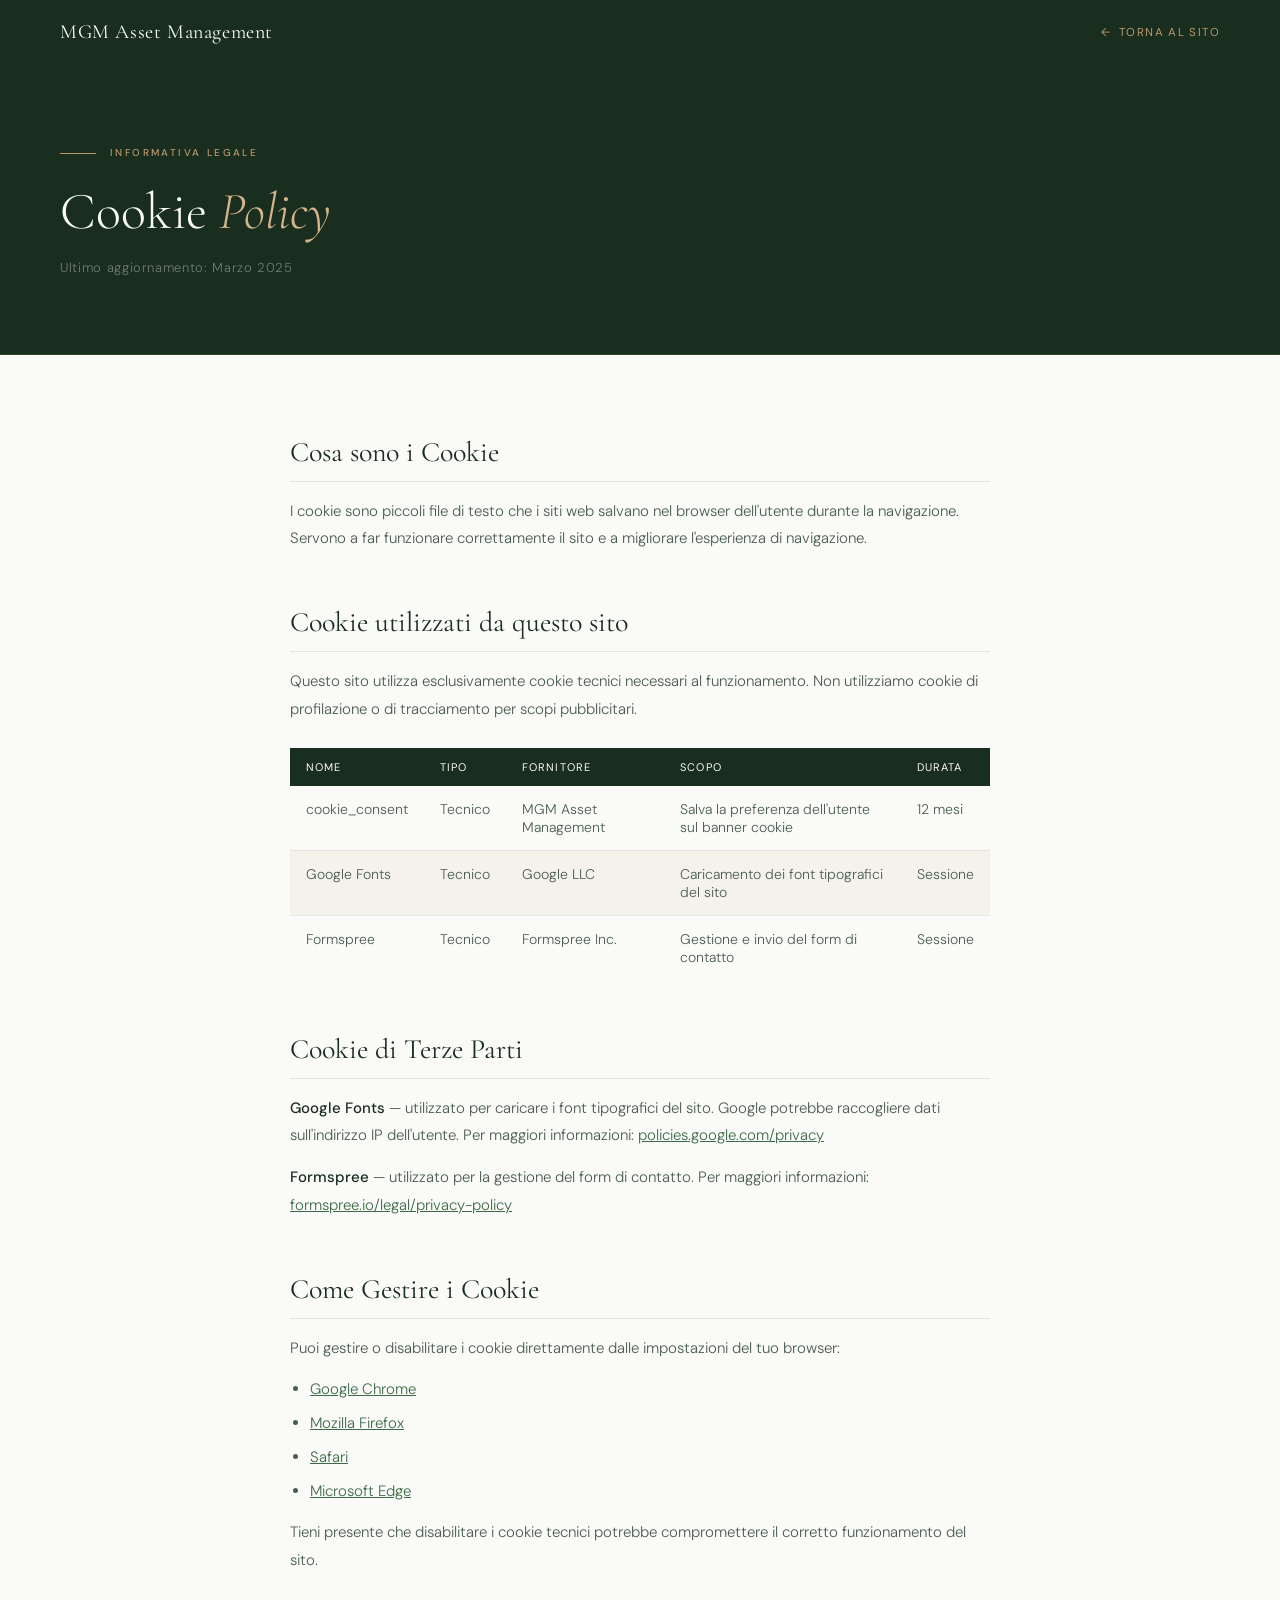
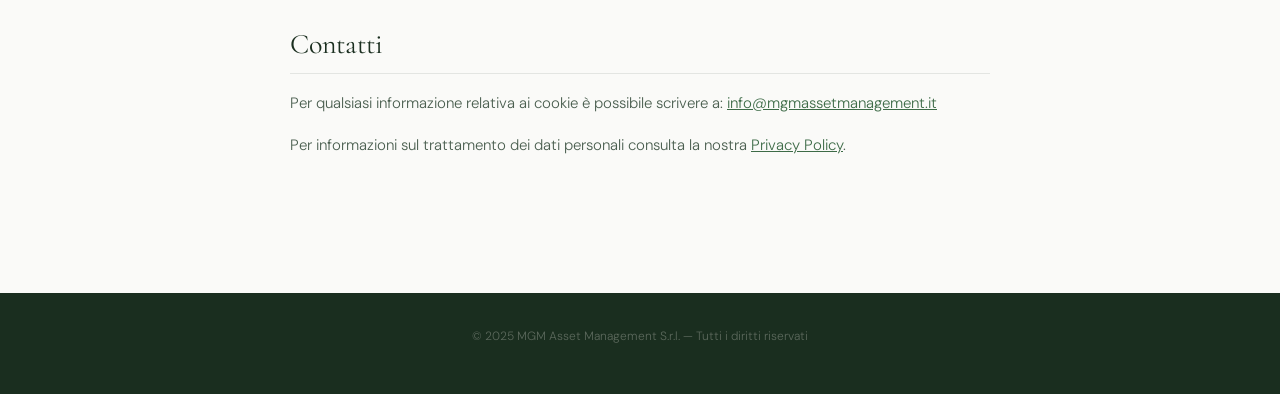
<file: cookie.html>
<!DOCTYPE html>
<html lang="it">
<head>
<meta charset="UTF-8"/>
<meta name="viewport" content="width=device-width, initial-scale=1.0"/>
 <meta name="description" content="Cookie policy di MGM Asset Management: uso di cookie tecnici e informazioni su gestione consenso."/>
  <meta name="robots" content="index, follow"/>
  <link rel="canonical" href="https://www.mgmgestioni.it/cookie.html"/>
<title>Cookie Policy | MGM Asset Management</title>
<link rel="preconnect" href="https://fonts.googleapis.com"/>
<link href="https://fonts.googleapis.com/css2?family=Cormorant+Garamond:ital,wght@0,300;0,400;1,300&family=DM+Sans:opsz,wght@9..40,300;9..40,400;9..40,500&display=swap" rel="stylesheet"/>

<link rel="stylesheet" href="css/cookie.css">
</head>

<body>

<nav class="nav">
<a href="/" class="nav-logo">MGM Asset Management</a>
<a href="/" class="nav-back">Torna al sito</a>
</nav>

<div class="hero">

<p class="lbl">Informativa legale</p>
<h1>Cookie <em>Policy</em></h1>
<p class="upd">Ultimo aggiornamento: Marzo 2025</p>

</div>

<div class="content">

<h2>Cosa sono i Cookie</h2>

<p>
I cookie sono piccoli file di testo che i siti web salvano nel browser dell'utente durante la navigazione.
Servono a far funzionare correttamente il sito e a migliorare l'esperienza di navigazione.
</p>

<h2>Cookie utilizzati da questo sito</h2>

<p>
Questo sito utilizza esclusivamente cookie tecnici necessari al funzionamento.
Non utilizziamo cookie di profilazione o di tracciamento per scopi pubblicitari.
</p>

<table>

<thead>
<tr>
<th>Nome</th>
<th>Tipo</th>
<th>Fornitore</th>
<th>Scopo</th>
<th>Durata</th>
</tr>
</thead>

<tbody>

<tr>
<td>cookie_consent</td>
<td>Tecnico</td>
<td>MGM Asset Management</td>
<td>Salva la preferenza dell'utente sul banner cookie</td>
<td>12 mesi</td>
</tr>

<tr>
<td>Google Fonts</td>
<td>Tecnico</td>
<td>Google LLC</td>
<td>Caricamento dei font tipografici del sito</td>
<td>Sessione</td>
</tr>

<tr>
<td>Formspree</td>
<td>Tecnico</td>
<td>Formspree Inc.</td>
<td>Gestione e invio del form di contatto</td>
<td>Sessione</td>
</tr>

</tbody>
</table>

<h2>Cookie di Terze Parti</h2>

<p>
<strong>Google Fonts</strong> — utilizzato per caricare i font tipografici del sito.
Google potrebbe raccogliere dati sull'indirizzo IP dell'utente.
Per maggiori informazioni:
<a href="https://policies.google.com/privacy" target="_blank">policies.google.com/privacy</a>
</p>

<p>
<strong>Formspree</strong> — utilizzato per la gestione del form di contatto.
Per maggiori informazioni:
<a href="https://formspree.io/legal/privacy-policy" target="_blank">formspree.io/legal/privacy-policy</a>
</p>

<h2>Come Gestire i Cookie</h2>

<p>
Puoi gestire o disabilitare i cookie direttamente dalle impostazioni del tuo browser:
</p>

<ul>

<li><a href="https://support.google.com/chrome/answer/95647" target="_blank">Google Chrome</a></li>

<li><a href="https://support.mozilla.org/it/kb/protezione-antitracciamento-avanzata-firefox" target="_blank">Mozilla Firefox</a></li>

<li><a href="https://support.apple.com/it-it/guide/safari/sfri11471/mac" target="_blank">Safari</a></li>

<li><a href="https://support.microsoft.com/it-it/microsoft-edge/eliminare-i-cookie-in-microsoft-edge" target="_blank">Microsoft Edge</a></li>

</ul>

<p>
Tieni presente che disabilitare i cookie tecnici potrebbe compromettere il corretto funzionamento del sito.
</p>

<h2>Contatti</h2>

<p>
Per qualsiasi informazione relativa ai cookie è possibile scrivere a:
<a href="mailto:info@mgmassetmanagement.it">info@mgmassetmanagement.it</a>
</p>

<p>
Per informazioni sul trattamento dei dati personali consulta la nostra
<a href="/privacy.html">Privacy Policy</a>.
</p>

</div>

<footer>

<p>
© 2025 MGM Asset Management S.r.l. — Tutti i diritti riservati
</p>

</footer>

</body>
</html>
</file>
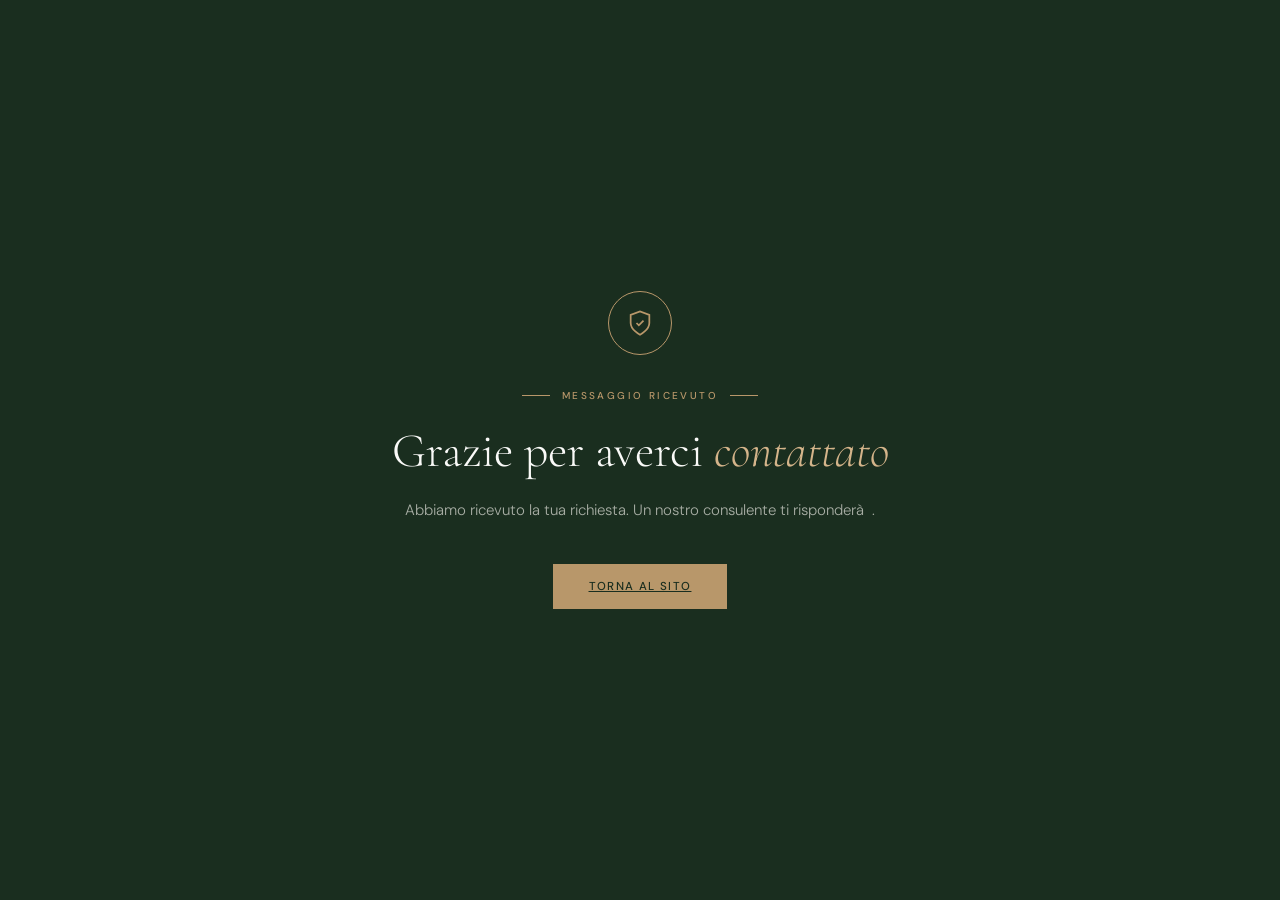
<file: grazie.html>
<!DOCTYPE html>
<html lang="it">
<head>
  <meta charset="UTF-8"/>
  <meta name="viewport" content="width=device-width, initial-scale=1.0"/>
    <meta name="robots" content="noindex, nofollow"/>
  <link rel="canonical" href="https://www.mgmgestioni.it/grazie.html"/>
  <title>Grazie — MGM Asset Management</title>
  <link href="https://fonts.googleapis.com/css2?family=Cormorant+Garamond:ital,wght@0,300;0,400;1,300;1,400&family=DM+Sans:opsz,wght@9..40,300;9..40,400;9..40,500&display=swap" rel="stylesheet"/>
  <link rel="stylesheet" href="css/grazie.css">
</head>
<body>
  <div class="box">
    <div class="icon">
      <svg viewBox="0 0 24 24"><path d="M9 12l2 2 4-4"/><path d="M12 22s8-4 8-10V5l-8-3-8 3v7c0 6 8 10 8 10z"/></svg>
    </div>
    <p class="label">Messaggio ricevuto</p>
    <h1>Grazie per averci <em>contattato</em></h1>
    <p>Abbiamo ricevuto la tua richiesta. Un nostro consulente ti risponderà  .</p>
    <a href="/">Torna al sito</a>
  </div>
</body>
</html>
</file>
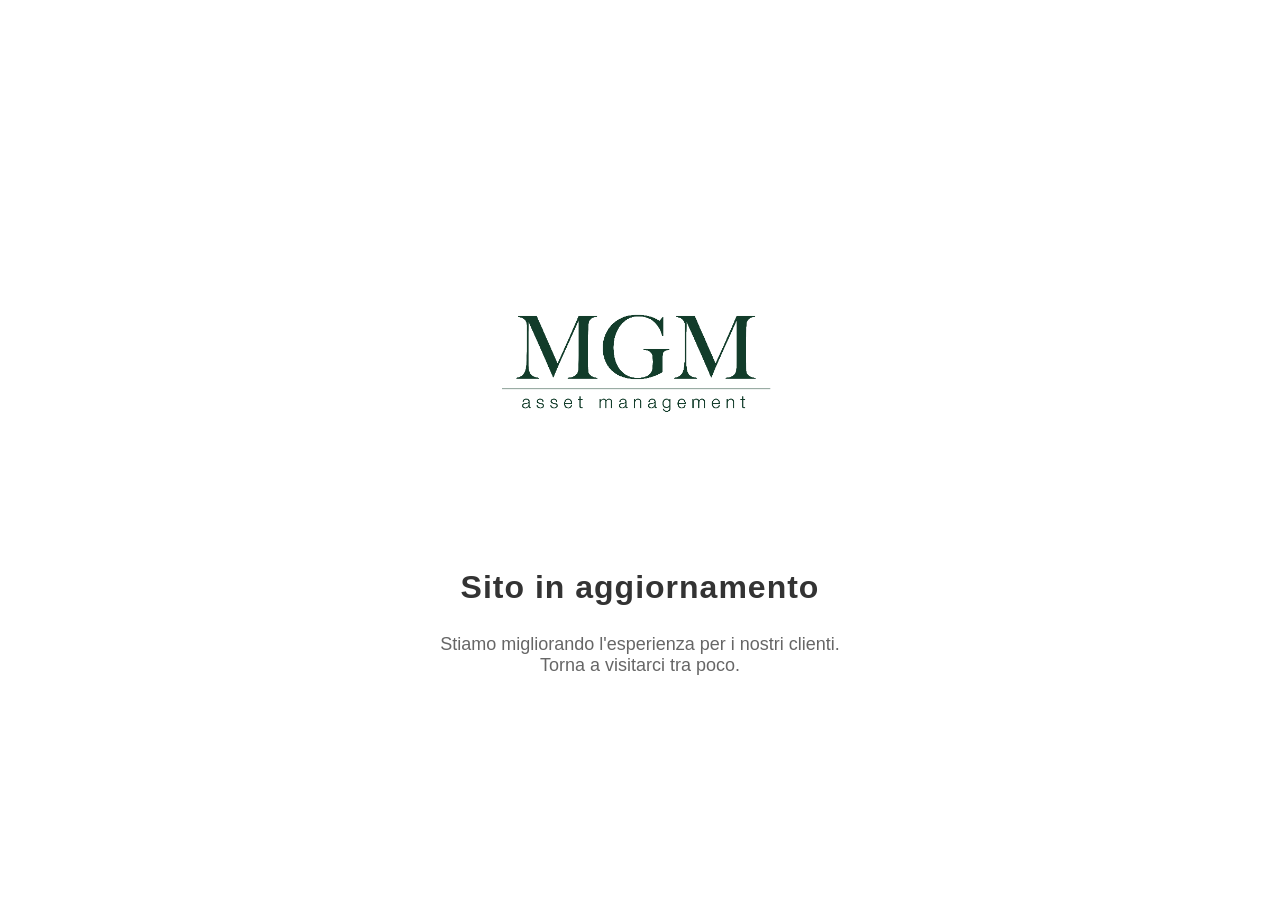
<file: manutenzione.html>
<!DOCTYPE html>
<html lang="it">
<head>
<meta charset="UTF-8">
<meta name="viewport" content="width=device-width, initial-scale=1.0">
<meta name="robots" content="noindex, nofollow">
<link rel="canonical" href="https://www.mgmgestioni.it/manutenzione.html">
<title>MGM Asset Management</title>

<link rel="icon" href="favicon.ico" type="image/x-icon">

<link rel="stylesheet" href="css/manutenzione.css">

</head>

<body>

<img src="images/mgm-logo-transparent.png" class="logo">

<h1>Sito in aggiornamento</h1>

<p>Stiamo migliorando l'esperienza per i nostri clienti.<br>
Torna a visitarci tra poco.</p>

</body>
</html>
</file>
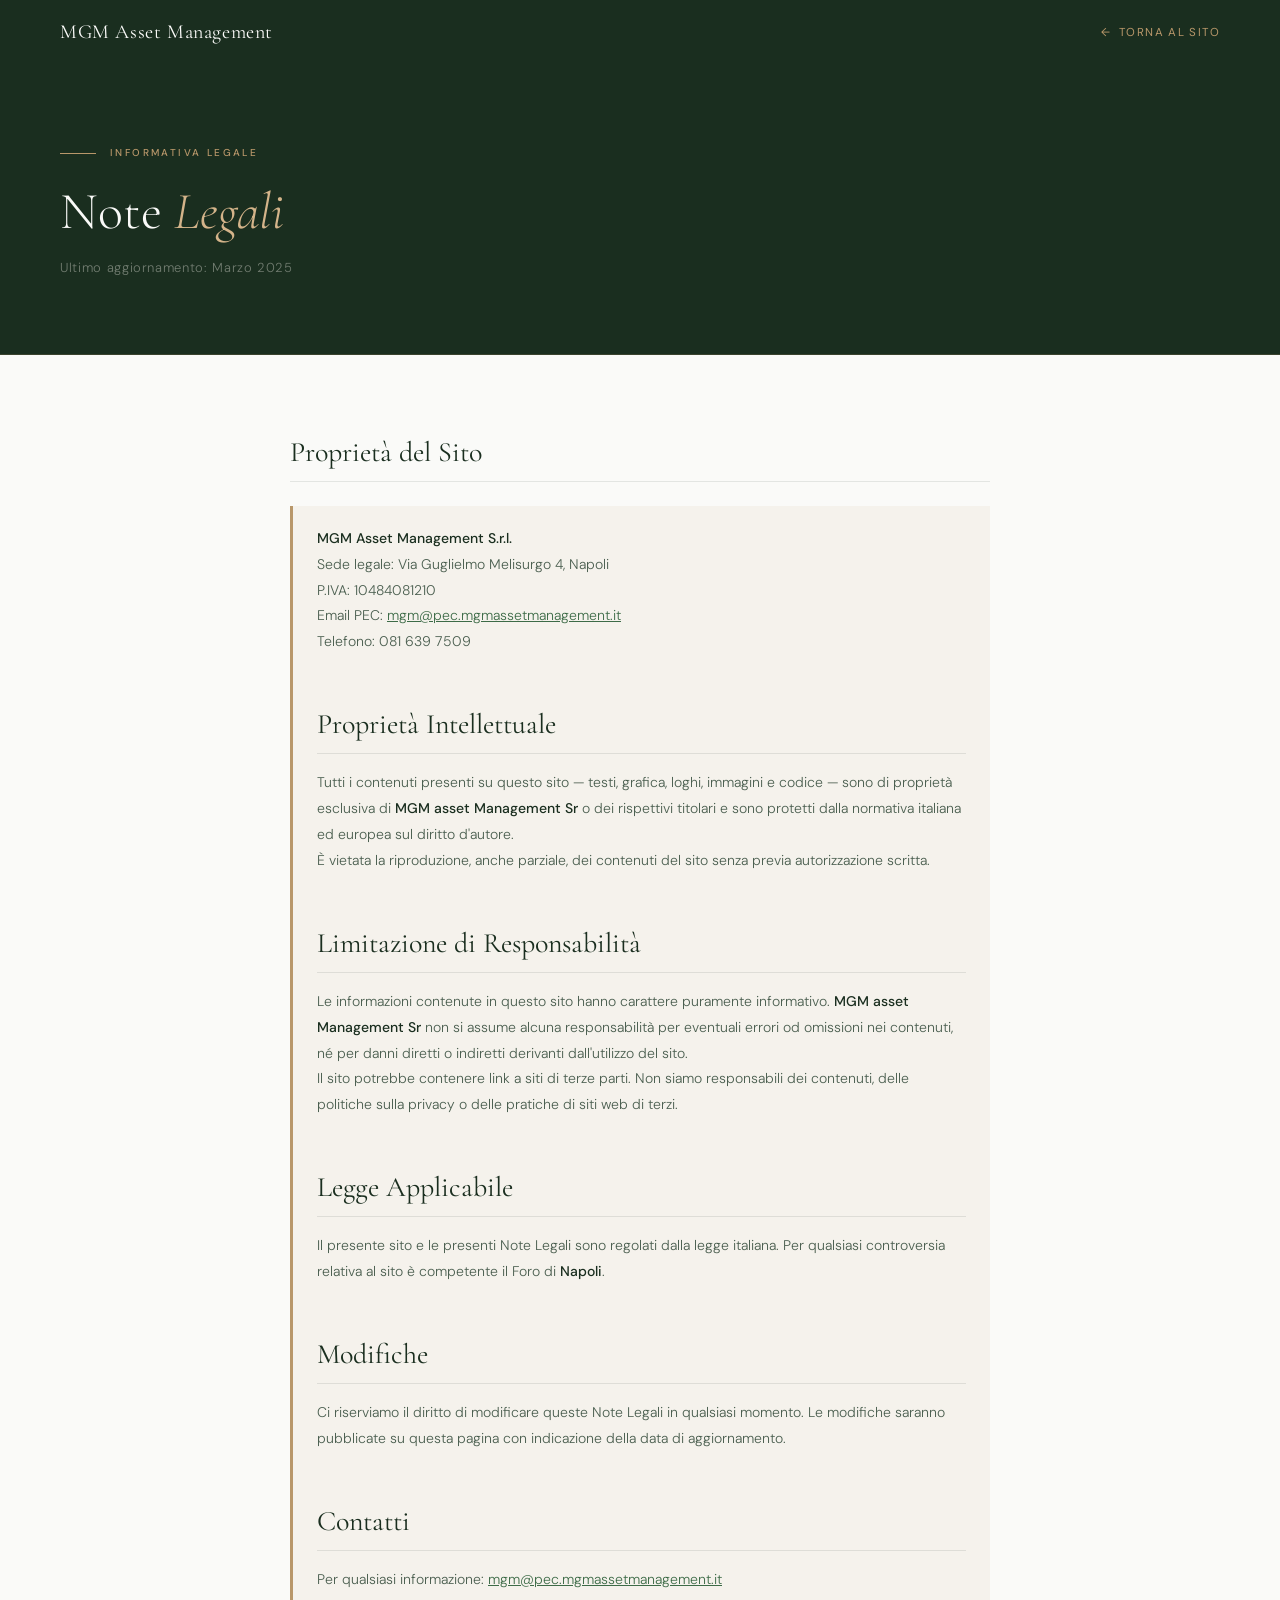
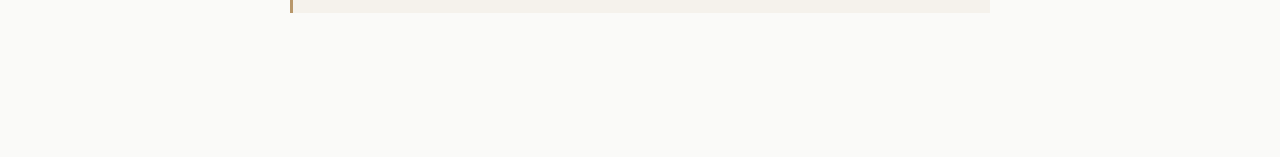
<file: note-legali.html>
<!DOCTYPE html>
<html lang="it">
<head>
  <meta charset="UTF-8"/>
  <meta name="viewport" content="width=device-width, initial-scale=1.0"/>
  <meta name="description" content="Note legali di MGM Asset Management: proprietà del sito, responsabilità e legge applicabile."/>
  <meta name="robots" content="index, follow"/>
  <link rel="canonical" href="https://www.mgmgestioni.it/note-legali.html"/>
  <title>Note Legali | MGM Asset Management</title>
  <link rel="preconnect" href="https://fonts.googleapis.com"/>
  <link href="https://fonts.googleapis.com/css2?family=Cormorant+Garamond:ital,wght@0,300;0,400;1,300;1,400&family=DM+Sans:opsz,wght@9..40,300;9..40,400;9..40,500&display=swap" rel="stylesheet"/>
  <link rel="stylesheet" href="css/note-legali.css">
</head>
<body>
<nav class="nav">
  <a href="/" class="nav-logo">MGM Asset Management</a>
  <a href="/" class="nav-back">Torna al sito</a>
</nav>
<div class="hero">
  <p class="lbl">Informativa legale</p>
  <h1>Note <em>Legali</em></h1>
  <p class="upd">Ultimo aggiornamento: Marzo 2025</p>
</div>
<div class="content">

  <h2>Proprietà del Sito</h2>
  <div class="box">
  <p><strong>MGM Asset Management S.r.l.</strong><br>
    Sede legale: Via Guglielmo Melisurgo 4, Napoli<br>
    P.IVA: 10484081210<br>
    Email PEC: <a href="mailto:mgm@pec.mgmassetmanagement.it">mgm@pec.mgmassetmanagement.it</a><br>
    Telefono: <a href="tel:+390816397509" style="color:inherit; text-decoration:none;">081 639 7509</a>
  </p>

  <h2>Proprietà Intellettuale</h2>
  <p>Tutti i contenuti presenti su questo sito — testi, grafica, loghi, immagini e codice — sono di proprietà esclusiva di <strong>MGM asset Management Sr</strong> o dei rispettivi titolari e sono protetti dalla normativa italiana ed europea sul diritto d'autore.</p>
  <p>È vietata la riproduzione, anche parziale, dei contenuti del sito senza previa autorizzazione scritta.</p>

  <h2>Limitazione di Responsabilità</h2>
  <p>Le informazioni contenute in questo sito hanno carattere puramente informativo. <strong>MGM asset Management Sr</strong> non si assume alcuna responsabilità per eventuali errori od omissioni nei contenuti, né per danni diretti o indiretti derivanti dall'utilizzo del sito.</p>
  <p>Il sito potrebbe contenere link a siti di terze parti. Non siamo responsabili dei contenuti, delle politiche sulla privacy o delle pratiche di siti web di terzi.</p>

  <h2>Legge Applicabile</h2>
  <p>Il presente sito e le presenti Note Legali sono regolati dalla legge italiana. Per qualsiasi controversia relativa al sito è competente il Foro di <strong>Napoli</strong>.</p>

  <h2>Modifiche</h2>
  <p>Ci riserviamo il diritto di modificare queste Note Legali in qualsiasi momento. Le modifiche saranno pubblicate su questa pagina con indicazione della data di aggiornamento.</p>

  <h2>Contatti</h2>
<p>Per qualsiasi informazione: <a href="mailto:mgm@pec.mgmassetmanagement.it">mgm@pec.mgmassetmanagement.it</a><br>
</file>
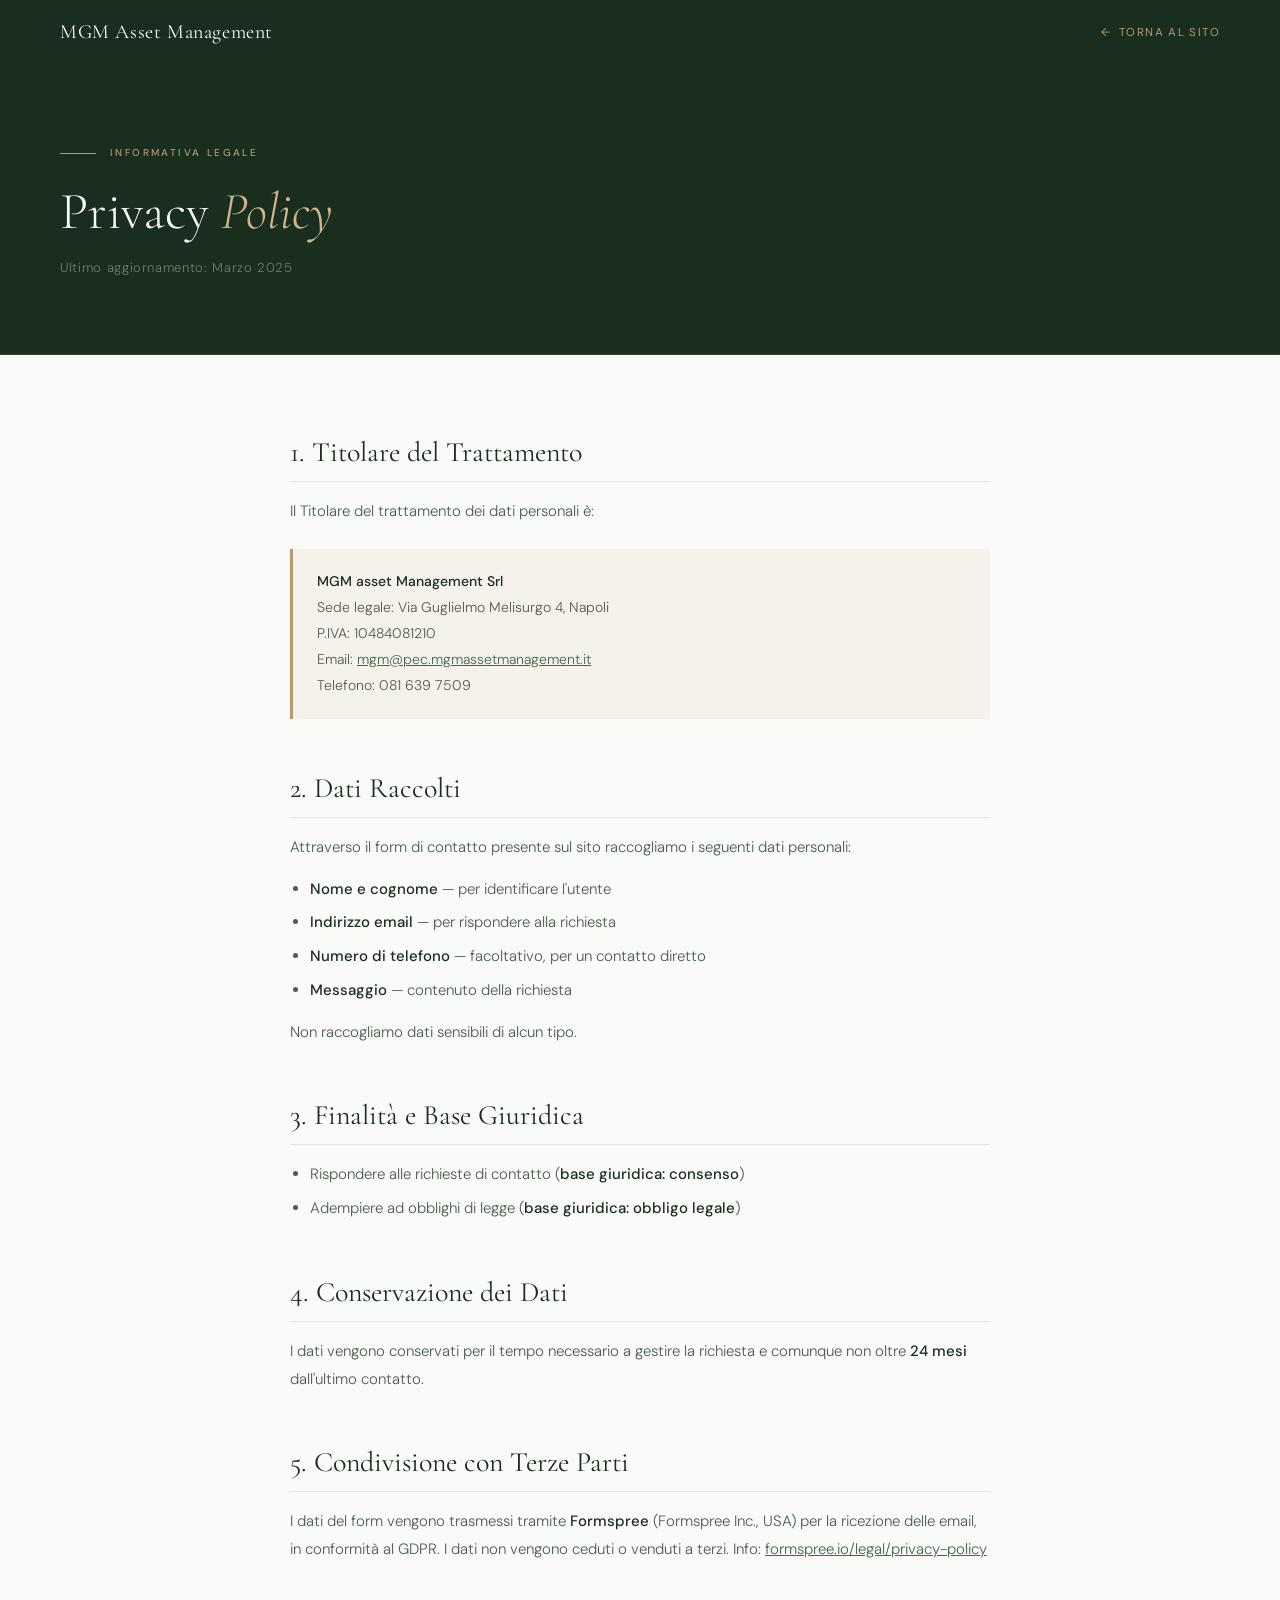
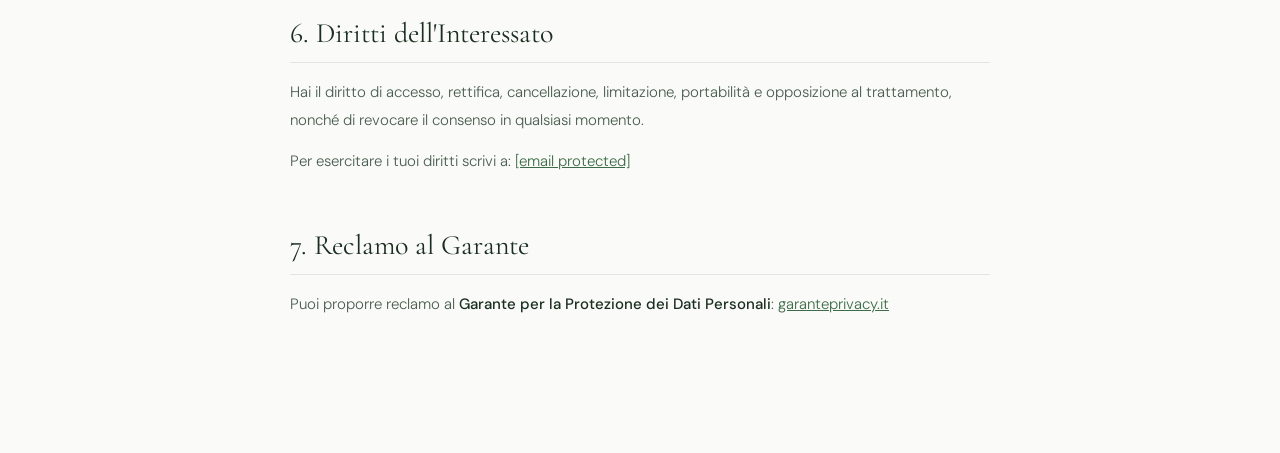
<file: privacy.html>
<!DOCTYPE html>
<html lang="it">
<head>
  <meta charset="UTF-8"/>
  <meta name="viewport" content="width=device-width, initial-scale=1.0"/>
    <meta name="description" content="Informativa privacy di MGM Asset Management: trattamento dati personali, diritti dell'interessato e contatti."/>
  <meta name="robots" content="index, follow"/>
  <link rel="canonical" href="https://www.mgmgestioni.it/privacy.html"/>
  <title>Privacy Policy | MGM Asset Management</title>
  <link rel="preconnect" href="https://fonts.googleapis.com"/>
  <link href="https://fonts.googleapis.com/css2?family=Cormorant+Garamond:ital,wght@0,300;0,400;1,300&family=DM+Sans:opsz,wght@9..40,300;9..40,400;9..40,500&display=swap" rel="stylesheet"/>
  <link rel="stylesheet" href="css/privacy.css">
</head>
<body>
<nav class="nav">
  <a href="/" class="nav-logo">MGM Asset Management</a>
  <a href="/" class="nav-back">Torna al sito</a>
</nav>
<div class="hero">
  <p class="lbl">Informativa legale</p>
  <h1>Privacy <em>Policy</em></h1>
  <p class="upd">Ultimo aggiornamento: Marzo 2025</p>
</div>
<div class="content">
  <h2>1. Titolare del Trattamento</h2>
  <p>Il Titolare del trattamento dei dati personali è:</p>
  <div class="box">
    <p><strong>MGM asset Management Srl</strong><br>
    Sede legale: Via Guglielmo Melisurgo 4, Napoli<br>
    P.IVA: 10484081210<br>
   Email: <a href="mailto:mgm@pec.mgmassetmanagement.it">mgm@pec.mgmassetmanagement.it</a><br>
    Telefono: 081 639 7509</p>
  </div>

  <h2>2. Dati Raccolti</h2>
  <p>Attraverso il form di contatto presente sul sito raccogliamo i seguenti dati personali:</p>
  <ul>
    <li><strong>Nome e cognome</strong> — per identificare l'utente</li>
    <li><strong>Indirizzo email</strong> — per rispondere alla richiesta</li>
    <li><strong>Numero di telefono</strong> — facoltativo, per un contatto diretto</li>
    <li><strong>Messaggio</strong> — contenuto della richiesta</li>
  </ul>
  <p>Non raccogliamo dati sensibili di alcun tipo.</p>

  <h2>3. Finalità e Base Giuridica</h2>
  <ul>
    <li>Rispondere alle richieste di contatto (<strong>base giuridica: consenso</strong>)</li>
    <li>Adempiere ad obblighi di legge (<strong>base giuridica: obbligo legale</strong>)</li>
  </ul>

  <h2>4. Conservazione dei Dati</h2>
  <p>I dati vengono conservati per il tempo necessario a gestire la richiesta e comunque non oltre <strong>24 mesi</strong> dall'ultimo contatto.</p>

  <h2>5. Condivisione con Terze Parti</h2>
  <p>I dati del form vengono trasmessi tramite <strong>Formspree</strong> (Formspree Inc., USA) per la ricezione delle email, in conformità al GDPR. I dati non vengono ceduti o venduti a terzi. Info: <a href="https://formspree.io/legal/privacy-policy" target="_blank">formspree.io/legal/privacy-policy</a></p>

  <h2>6. Diritti dell'Interessato</h2>
  <p>Hai il diritto di accesso, rettifica, cancellazione, limitazione, portabilità e opposizione al trattamento, nonché di revocare il consenso in qualsiasi momento.</p>
  <p>Per esercitare i tuoi diritti scrivi a: <a href="/cdn-cgi/l/email-protection#9df4f3fbf2dde9f8eee9f4f0f0f2fff4f1f4fceff8b3f4e9"><span class="__cf_email__" data-cfemail="3e575058517e4a5b4d4a575353515c5752575f4c5b10574a">[email&#160;protected]</span></a></p>

  <h2>7. Reclamo al Garante</h2>
  <p>Puoi proporre reclamo al <strong>Garante per la Protezione dei Dati Personali</strong>: <a href="https://www.garanteprivacy.it" target="_blank">garanteprivacy.it</a></p>
</file>
<file: css/cookie.css>
*{box-sizing:border-box;margin:0;padding:0}

body{
font-family:'DM Sans',sans-serif;
background:#fafaf8;
color:#1a2e1f;
-webkit-font-smoothing:antialiased
}

.nav{
background:#1a2e1f;
padding:20px 60px;
display:flex;
align-items:center;
justify-content:space-between
}

.nav-logo{
font-family:'Cormorant Garamond',serif;
font-size:20px;
color:#fafaf8;
text-decoration:none;
letter-spacing:.03em
}

.nav-back{
font-size:11.5px;
letter-spacing:.12em;
text-transform:uppercase;
color:#b8976a;
text-decoration:none;
display:flex;
align-items:center;
gap:8px
}

.nav-back::before{content:'←'}

.hero{
background:#1a2e1f;
padding:80px 60px 60px;
border-bottom:1px solid rgba(184,151,106,.2)
}

.lbl{
font-size:10px;
font-weight:500;
letter-spacing:.24em;
text-transform:uppercase;
color:#b8976a;
display:flex;
align-items:center;
gap:14px;
margin-bottom:20px
}

.lbl::before{
content:'';
width:36px;
height:1px;
background:#b8976a
}

h1{
font-family:'Cormorant Garamond',serif;
font-size:52px;
font-weight:300;
color:#fafaf8;
line-height:1.1
}

h1 em{
font-style:italic;
color:#d4b48a
}

.upd{
font-size:13px;
color:rgba(245,242,236,.4);
margin-top:16px;
letter-spacing:.05em
}

.content{
max-width:820px;
margin:0 auto;
padding:80px 60px 120px
}

h2{
font-family:'Cormorant Garamond',serif;
font-size:28px;
font-weight:400;
color:#1a2e1f;
margin:52px 0 16px;
padding-bottom:12px;
border-bottom:1px solid rgba(26,46,31,.1)
}

h2:first-child{margin-top:0}

p{
font-size:15px;
font-weight:300;
line-height:1.85;
color:#4a5e4f;
margin-bottom:14px
}

ul{
padding-left:20px;
margin-bottom:14px
}

ul li{
font-size:15px;
font-weight:300;
line-height:1.85;
color:#4a5e4f;
margin-bottom:6px
}

strong{
font-weight:500;
color:#1a2e1f
}

a{
color:#3d6b47;
text-decoration:underline
}

table{
width:100%;
border-collapse:collapse;
margin:24px 0;
font-size:14px
}

th{
background:#1a2e1f;
color:#fafaf8;
padding:12px 16px;
text-align:left;
font-weight:400;
font-size:11px;
letter-spacing:.1em;
text-transform:uppercase
}

td{
padding:14px 16px;
border-bottom:1px solid rgba(26,46,31,.08);
color:#4a5e4f;
font-weight:300;
vertical-align:top
}

tr:last-child td{border-bottom:none}

tr:nth-child(even) td{background:#f5f2ec}

footer{
background:#1a2e1f;
padding:32px 60px;
text-align:center
}

footer p{
font-size:12px;
color:rgba(245,242,236,.3)
}

footer a{
color:rgba(245,242,236,.4)
}

@media(max-width:768px){

.nav{padding:16px 24px}
.hero{padding:60px 24px 40px}
.content{padding:48px 24px 80px}
h1{font-size:36px}
table{font-size:12px}

}
</file>
<file: css/grazie.css>
*{box-sizing:border-box;margin:0;padding:0}
    body{font-family:'DM Sans',sans-serif;background:#1a2e1f;min-height:100vh;display:flex;align-items:center;justify-content:center;padding:40px 20px}
    .box{text-align:center;max-width:520px}
    .icon{width:64px;height:64px;border:1.5px solid #b8976a;border-radius:50%;display:flex;align-items:center;justify-content:center;margin:0 auto 32px}
    .icon svg{width:28px;height:28px;stroke:#b8976a;fill:none;stroke-width:1.5}
    .label{font-size:10px;font-weight:500;letter-spacing:.24em;text-transform:uppercase;color:#b8976a;margin-bottom:20px;display:flex;align-items:center;justify-content:center;gap:12px}
    .label::before,.label::after{content:'';width:28px;height:1px;background:#b8976a}
    h1{font-family:'Cormorant Garamond',Georgia,serif;font-size:48px;font-weight:300;color:#fafaf8;line-height:1.1;margin-bottom:20px}
    h1 em{font-style:italic;color:#d4b48a}
    p{font-size:15px;font-weight:300;color:rgba(245,242,236,.65);line-height:1.8;margin-bottom:40px}
    a{display:inline-block;font-size:11.5px;font-weight:500;letter-spacing:.12em;text-transform:uppercase;color:#1a2e1f;background:#b8976a;padding:15px 36px;transition:background .2s}
    a:hover{background:#d4b48a}
</file>
<file: css/manutenzione.css>
body{
background:#ffffff;
color:#333;
font-family: Arial, sans-serif;
text-align:center;
display:flex;
flex-direction:column;
justify-content:center;
align-items:center;
height:100vh;
margin:0;
}

.logo{
width:520px;
max-width:90%;
margin-bottom:40px;
}

h1{
font-size:32px;
letter-spacing:1px;
margin-bottom:10px;
}

p{
font-size:18px;
color:#666;
}
</file>
<file: css/note-legali.css>
*{box-sizing:border-box;margin:0;padding:0}
    body{font-family:'DM Sans',sans-serif;background:#fafaf8;color:#1a2e1f;-webkit-font-smoothing:antialiased}
    .nav{background:#1a2e1f;padding:20px 60px;display:flex;align-items:center;justify-content:space-between}
    .nav-logo{font-family:'Cormorant Garamond',serif;font-size:20px;color:#fafaf8;text-decoration:none;letter-spacing:.03em}
    .nav-back{font-size:11.5px;letter-spacing:.12em;text-transform:uppercase;color:#b8976a;text-decoration:none;display:flex;align-items:center;gap:8px}
    .nav-back::before{content:'←'}
    .hero{background:#1a2e1f;padding:80px 60px 60px;border-bottom:1px solid rgba(184,151,106,.2)}
    .lbl{font-size:10px;font-weight:500;letter-spacing:.24em;text-transform:uppercase;color:#b8976a;display:flex;align-items:center;gap:14px;margin-bottom:20px}
    .lbl::before{content:'';width:36px;height:1px;background:#b8976a}
    h1{font-family:'Cormorant Garamond',serif;font-size:52px;font-weight:300;color:#fafaf8;line-height:1.1}
    h1 em{font-style:italic;color:#d4b48a}
    .upd{font-size:13px;color:rgba(245,242,236,.4);margin-top:16px;letter-spacing:.05em}
    .content{max-width:820px;margin:0 auto;padding:80px 60px 120px}
    h2{font-family:'Cormorant Garamond',serif;font-size:28px;font-weight:400;color:#1a2e1f;margin:52px 0 16px;padding-bottom:12px;border-bottom:1px solid rgba(26,46,31,.1)}
    h2:first-child{margin-top:0}
    p{font-size:15px;font-weight:300;line-height:1.85;color:#4a5e4f;margin-bottom:14px}
    strong{font-weight:500;color:#1a2e1f}
    a{color:#3d6b47;text-decoration:underline}
    .box{background:#f5f2ec;border-left:3px solid #b8976a;padding:20px 24px;margin:24px 0}
    .box p{margin-bottom:0;font-size:14px}
    footer{background:#1a2e1f;padding:32px 60px;text-align:center}
    footer p{font-size:12px;color:rgba(245,242,236,.3)}
    footer a{color:rgba(245,242,236,.4)}
    @media(max-width:768px){.nav{padding:16px 24px}.hero{padding:60px 24px 40px}.content{padding:48px 24px 80px}h1{font-size:36px}}
</file>
<file: css/privacy.css>
*{box-sizing:border-box;margin:0;padding:0}
    body{font-family:'DM Sans',sans-serif;background:#fafaf8;color:#1a2e1f;-webkit-font-smoothing:antialiased}
    .nav{background:#1a2e1f;padding:20px 60px;display:flex;align-items:center;justify-content:space-between}
    .nav-logo{font-family:'Cormorant Garamond',serif;font-size:20px;color:#fafaf8;text-decoration:none;letter-spacing:.03em}
    .nav-back{font-size:11.5px;letter-spacing:.12em;text-transform:uppercase;color:#b8976a;text-decoration:none;display:flex;align-items:center;gap:8px}
    .nav-back::before{content:'←'}
    .hero{background:#1a2e1f;padding:80px 60px 60px;border-bottom:1px solid rgba(184,151,106,.2)}
    .lbl{font-size:10px;font-weight:500;letter-spacing:.24em;text-transform:uppercase;color:#b8976a;display:flex;align-items:center;gap:14px;margin-bottom:20px}
    .lbl::before{content:'';width:36px;height:1px;background:#b8976a}
    h1{font-family:'Cormorant Garamond',serif;font-size:52px;font-weight:300;color:#fafaf8;line-height:1.1}
    h1 em{font-style:italic;color:#d4b48a}
    .upd{font-size:13px;color:rgba(245,242,236,.4);margin-top:16px;letter-spacing:.05em}
    .content{max-width:820px;margin:0 auto;padding:80px 60px 120px}
    h2{font-family:'Cormorant Garamond',serif;font-size:28px;font-weight:400;color:#1a2e1f;margin:52px 0 16px;padding-bottom:12px;border-bottom:1px solid rgba(26,46,31,.1)}
    h2:first-child{margin-top:0}
    p{font-size:15px;font-weight:300;line-height:1.85;color:#4a5e4f;margin-bottom:14px}
    ul{padding-left:20px;margin-bottom:14px}
    ul li{font-size:15px;font-weight:300;line-height:1.85;color:#4a5e4f;margin-bottom:6px}
    strong{font-weight:500;color:#1a2e1f}
    a{color:#3d6b47;text-decoration:underline}
    .box{background:#f5f2ec;border-left:3px solid #b8976a;padding:20px 24px;margin:24px 0}
    .box p{margin-bottom:0;font-size:14px}
    footer{background:#1a2e1f;padding:32px 60px;text-align:center}
    footer p{font-size:12px;color:rgba(245,242,236,.3)}
    footer a{color:rgba(245,242,236,.4)}
    @media(max-width:768px){.nav{padding:16px 24px}.hero{padding:60px 24px 40px}.content{padding:48px 24px 80px}h1{font-size:36px}}
</file>
